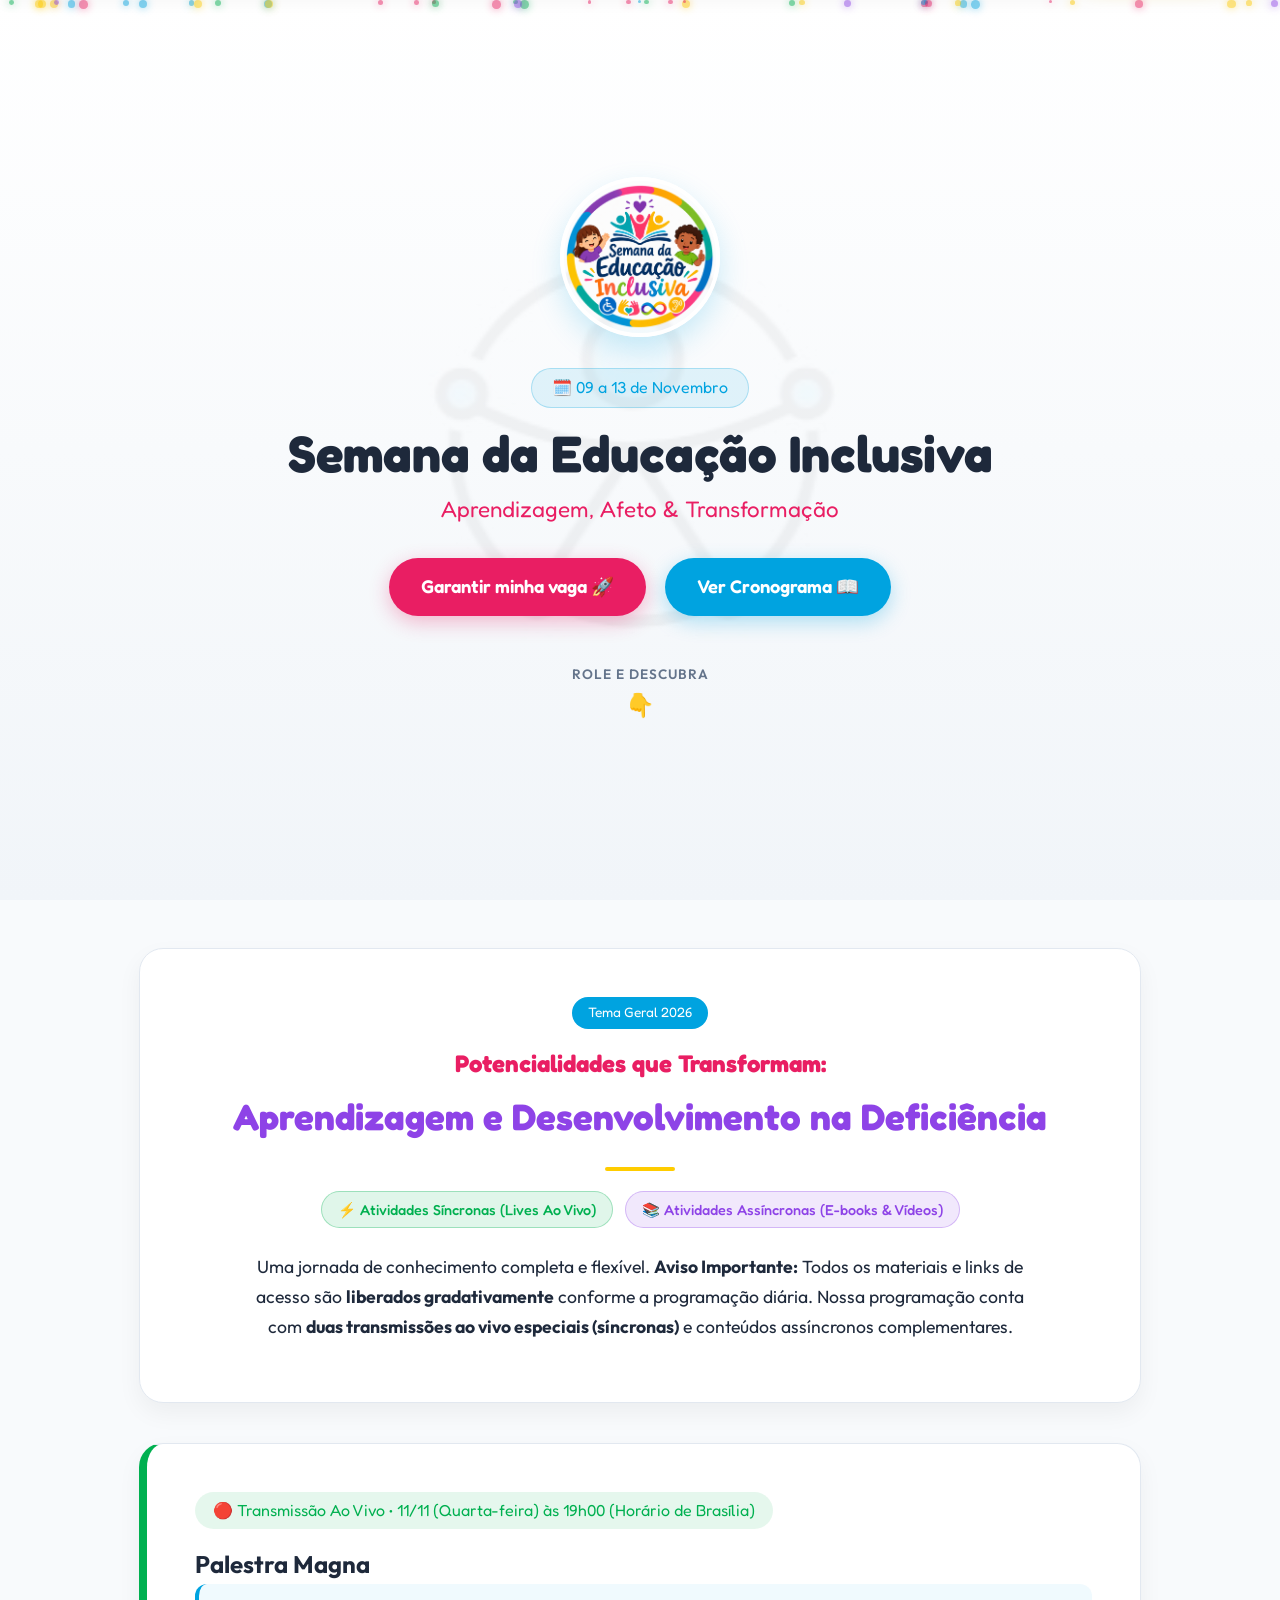
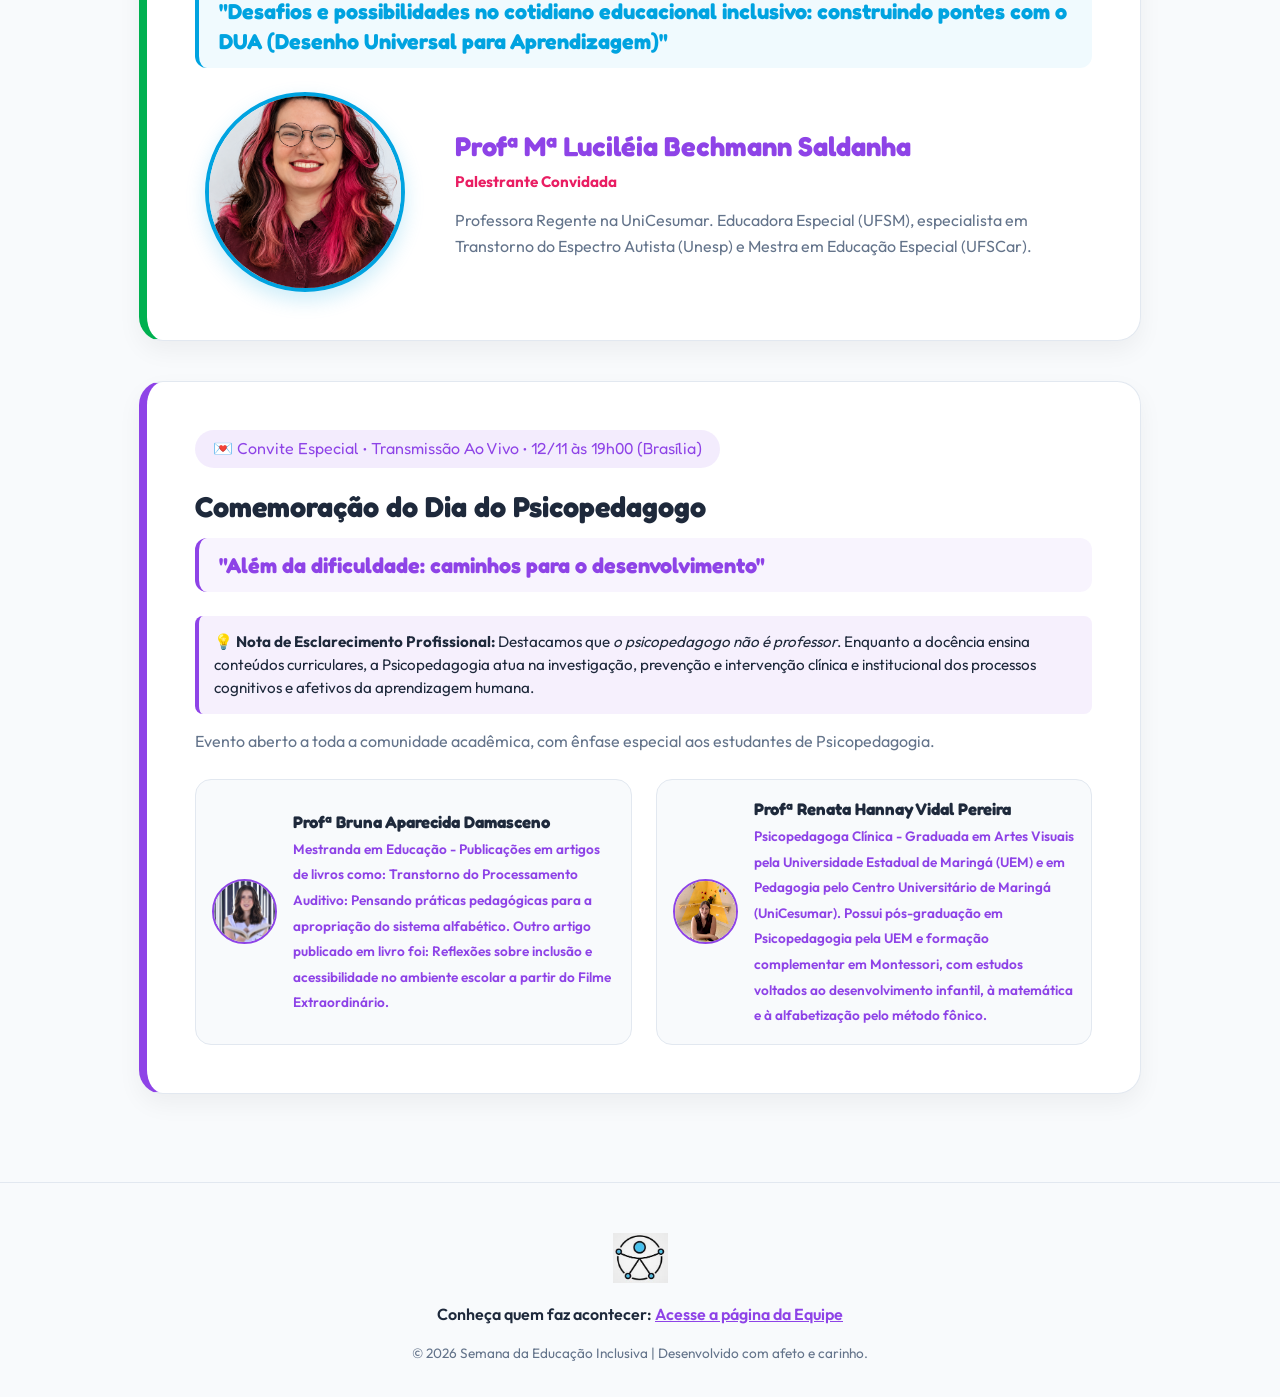
<file: index.html>
<!DOCTYPE html>
<html lang="pt-BR">
<head>
    <meta charset="UTF-8">
    <meta name="viewport" content="width=device-width, initial-scale=1.0">
    <title>Semana da Educação Inclusiva</title>
    
    <!-- Tipografia Divertida e Arredondada -->
    <link rel="preconnect" href="https://fonts.googleapis.com">
    <link rel="preconnect" href="https://fonts.gstatic.com" crossorigin>
    <link href="https://fonts.googleapis.com/css2?family=Fredoka:wght@400;500;600;700&family=Outfit:wght@400;600;800&display=swap" rel="stylesheet">
    <link rel="stylesheet" href="css/style.css">
    <link rel="icon" type="image/png" href="assets/img/logo.png">
</head>
<body>

    <!-- BARRA FIXADA ALEGRE -->
    <!-- BARRA SUPERIOR FIXA ALEGRE -->
<header class="sticky-header visible" id="sticky-header">
    <!-- LADO ESQUERDO: LOGO E TÍTULO DO EVENTO -->
    <div class="sticky-left">
        <a href="index.html" style="display: flex; align-items: center; gap: 12px; text-decoration: none;">
            <img src="assets/img/logo.png" alt="Logo Inclusiva" class="mini-logo">
            <h2 class="sticky-title">Semana da Educação Inclusiva</h2>
        </a>
    </div>

    <!-- LADO DIREITO: MENU DE NAVEGAÇÃO + BOTÃO DE INSCRIÇÃO -->
    <div class="sticky-right">
        <nav class="nav-menu">
            <a href="cronograma.html" class="nav-link">Cronograma 📅</a>
            <a href="equipe.html" class="nav-link">Equipe 👥</a>
        </nav>
        <a href="https://forms.gle/ssXJnnqqHM6rTKiy5" target="_blank" class="btn-pop btn-pop-yellow btn-pop-sm">Inscrever-se ✨</a>
    </div>
</header>

    <!-- TELA INICIAL (HERO FULLSCREEN) -->
    <section class="hero-fun">
        <div class="container hero-fun-content">
            <div class="logo-hero-wrapper">
                <img src="assets/img/logo.png" alt="Semana da Educação Inclusiva" class="logo-hero-img">
            </div>
            
            <span class="fun-badge">🗓️ 09 a 13 de Novembro</span>
            <h1 class="fun-title">Semana da Educação Inclusiva</h1>
            <p class="fun-subtitle">Aprendizagem, Afeto & Transformação</p>
            
            <div class="hero-buttons">
                <a href="https://forms.gle/ssXJnnqqHM6rTKiy5" target="_blank" class="btn-pop btn-pop-pink">Garantir minha vaga 🚀</a>
                <a href="cronograma.html" class="btn-pop btn-pop-blue">Ver Cronograma 📖</a>
            </div>

            <div class="scroll-fun">
                <p>Role e descubra</p>
                <div class="bounce-arrow">👇</div>
            </div>
        </div>
    </section>

    <!-- CONTEÚDO PRINCIPAL COM FUNDO ILUMINADO -->
    <main class="main-content">
        
        <!-- Partículas Coloridas Flutuantes (JS) -->
        <div id="particles-container"></div>
        
        <!-- SÍMBOLO UNIVERSAL DA INCLUSÃO NA MARCA D'ÁGUA DE FUNDO -->
        <div class="inclusion-watermark-img">
            <img src="assets/img/imagem.png" alt="Símbolo Universal da Inclusão">
        </div>

        <div class="container">
            
            <!-- CARTÃO DO TEMA CENTRAL -->
            <div class="fun-card theme-card">
                <div class="card-badge badge-blue">Tema Geral 2026</div>
                <h2>Potencialidades que Transformam:</h2>
                <h3>Aprendizagem e Desenvolvimento na Deficiência</h3>
                
                <div class="fun-divider"></div>
                
                <div class="highlights-pill-wrapper">
                    <span class="highlight-pill pill-green">⚡ Atividades Síncronas (Lives Ao Vivo)</span>
                    <span class="highlight-pill pill-purple">📚 Atividades Assíncronas (E-books & Vídeos)</span>
                </div>

                <p class="description">
                    Uma jornada de conhecimento completa e flexível. <strong>Aviso Importante:</strong> Todos os materiais e links de acesso são <strong>liberados gradativamente</strong> conforme a programação diária. Nossa programação conta com <strong>duas transmissões ao vivo especiais (síncronas)</strong> e conteúdos assíncronos complementares.
                </p>
            </div>

            <!-- CARTÃO PALESTRA MAGNA AO VIVO (11/11) -->
            <div class="fun-card live-card-fun border-left-green">
                <div class="live-badge-fun badge-green-light">🔴 Transmissão Ao Vivo • 11/11 (Quarta-feira) às 19h00 (Horário de Brasília)</div>
                <h2>Palestra Magna</h2>
                <h3 class="lecture-title-fun">"Desafios e possibilidades no cotidiano educacional inclusivo: construindo pontes com o DUA (Desenho Universal para Aprendizagem)"</h3>
                
                <div class="speaker-grid-fun">
                    <div class="speaker-photo-wrapper">
                        <img src="assets/img/lucileia.png" alt="Profª Mª Luciléia Bechmann Saldanha" class="speaker-photo-fun">
                    </div>
                    
                    <div class="speaker-details">
                        <h3 class="speaker-name-fun">Profª Mª Luciléia Bechmann Saldanha</h3>
                        <span class="speaker-tag">Palestrante Convidada</span>
                        <p class="speaker-bio-fun">
                            Professora Regente na UniCesumar. Educadora Especial (UFSM), especialista em Transtorno do Espectro Autista (Unesp) e Mestra em Educação Especial (UFSCar).
                        </p>
                    </div>
                </div>
            </div>

            <!-- CARTÃO FORMATO DE CONVIDE: DIA DO PSICOPEDAGOGO (12/11) -->
            <div class="fun-card extra-event-card border-left-purple invitation-style">
                <div class="extra-header">
                    <span class="live-badge-fun badge-purple-light">💌 Convite Especial • Transmissão Ao Vivo • 12/11 às 19h00 (Brasília)</span>
                    <h2>Comemoração do Dia do Psicopedagogo</h2>
                    <h3 class="lecture-title-fun purple-text">"Além da dificuldade: caminhos para o desenvolvimento"</h3>
                    
                    <!-- ESCLARECIMENTO SOLICITADO: PSICOPEDAGOGO NÃO É PROFESSOR -->
                    <div style="background: rgba(142, 67, 231, 0.08); border-left: 4px solid var(--color-purple); padding: 15px; border-radius: 8px; margin: 15px 0;">
                        <p style="font-size: 0.95rem; color: var(--text-main); line-height: 1.5; margin: 0;">
                            💡 <strong>Nota de Esclarecimento Profissional:</strong> Destacamos que <em>o psicopedagogo não é professor</em>. Enquanto a docência ensina conteúdos curriculares, a Psicopedagogia atua na investigação, prevenção e intervenção clínica e institucional dos processos cognitivos e afetivos da aprendizagem humana.
                        </p>
                    </div>

                    <p class="extra-subtitle">Evento aberto a toda a comunidade acadêmica, com ênfase especial aos estudantes de Psicopedagogia.</p>
                </div>

                <div class="compact-speakers-grid">
                    <div class="compact-speaker-item">
                        <div class="compact-photo-frame">
                            <img src="assets/img/bruna.jpg" alt="Profª Bruna Aparecida Damasceno" class="compact-photo">
                        </div>
                        <div class="compact-info">
                            <h4>Profª Bruna Aparecida Damasceno</h4>
                            <span>Mestranda em Educação - Publicações em artigos de livros como: Transtorno do Processamento Auditivo: Pensando práticas pedagógicas para a apropriação do sistema alfabético. Outro artigo publicado em livro foi: Reflexões sobre inclusão e acessibilidade no ambiente escolar a partir do Filme Extraordinário.</span>
                        </div>
                    </div>

                    <div class="compact-speaker-item">
                        <div class="compact-photo-frame">
                            <img src="assets/img/renata.jpg" alt="Profª Renata Hannay Vidal Pereira" class="compact-photo">
                        </div>
                        <div class="compact-info">
                            <h4>Profª Renata Hannay Vidal Pereira</h4>
                            <span>Psicopedagoga Clínica - Graduada em Artes Visuais pela Universidade Estadual de Maringá (UEM) e em Pedagogia pelo Centro Universitário de Maringá (UniCesumar). Possui pós-graduação em Psicopedagogia pela UEM e formação complementar em Montessori, com estudos voltados ao desenvolvimento infantil, à matemática e à alfabetização pelo método fônico.</span>
                        </div>
                    </div>
                </div>
            </div>

        </div>
    </main>

    <!-- RODAPÉ SIMPLES -->
    <footer class="footer-fun" style="padding: 3rem 0 2rem 0; text-align: center;">
        <div class="container">
            <div class="symbol-footer" style="width: 55px; height: 55px; margin: 0 auto 1rem auto;">
                <img src="assets/img/imagem.png" alt="Símbolo Universal da Inclusão" style="width: 100%; height: 100%; object-fit: contain;">
            </div>
            
            <p style="margin-bottom: 1rem; font-weight: 600; color: var(--text-main);">
                Conheça quem faz acontecer: <a href="equipe.html" style="color: var(--color-purple); text-decoration: underline;">Acesse a página da Equipe</a>
            </p>
            
            <div class="copyright-fun" style="border: none; padding-top: 0;">
                <p>&copy; 2026 Semana da Educação Inclusiva | Desenvolvido com afeto e carinho.</p>
            </div>
        </div>
    </footer>

    <script src="js/script.js"></script>
</body>
</html>
</file>
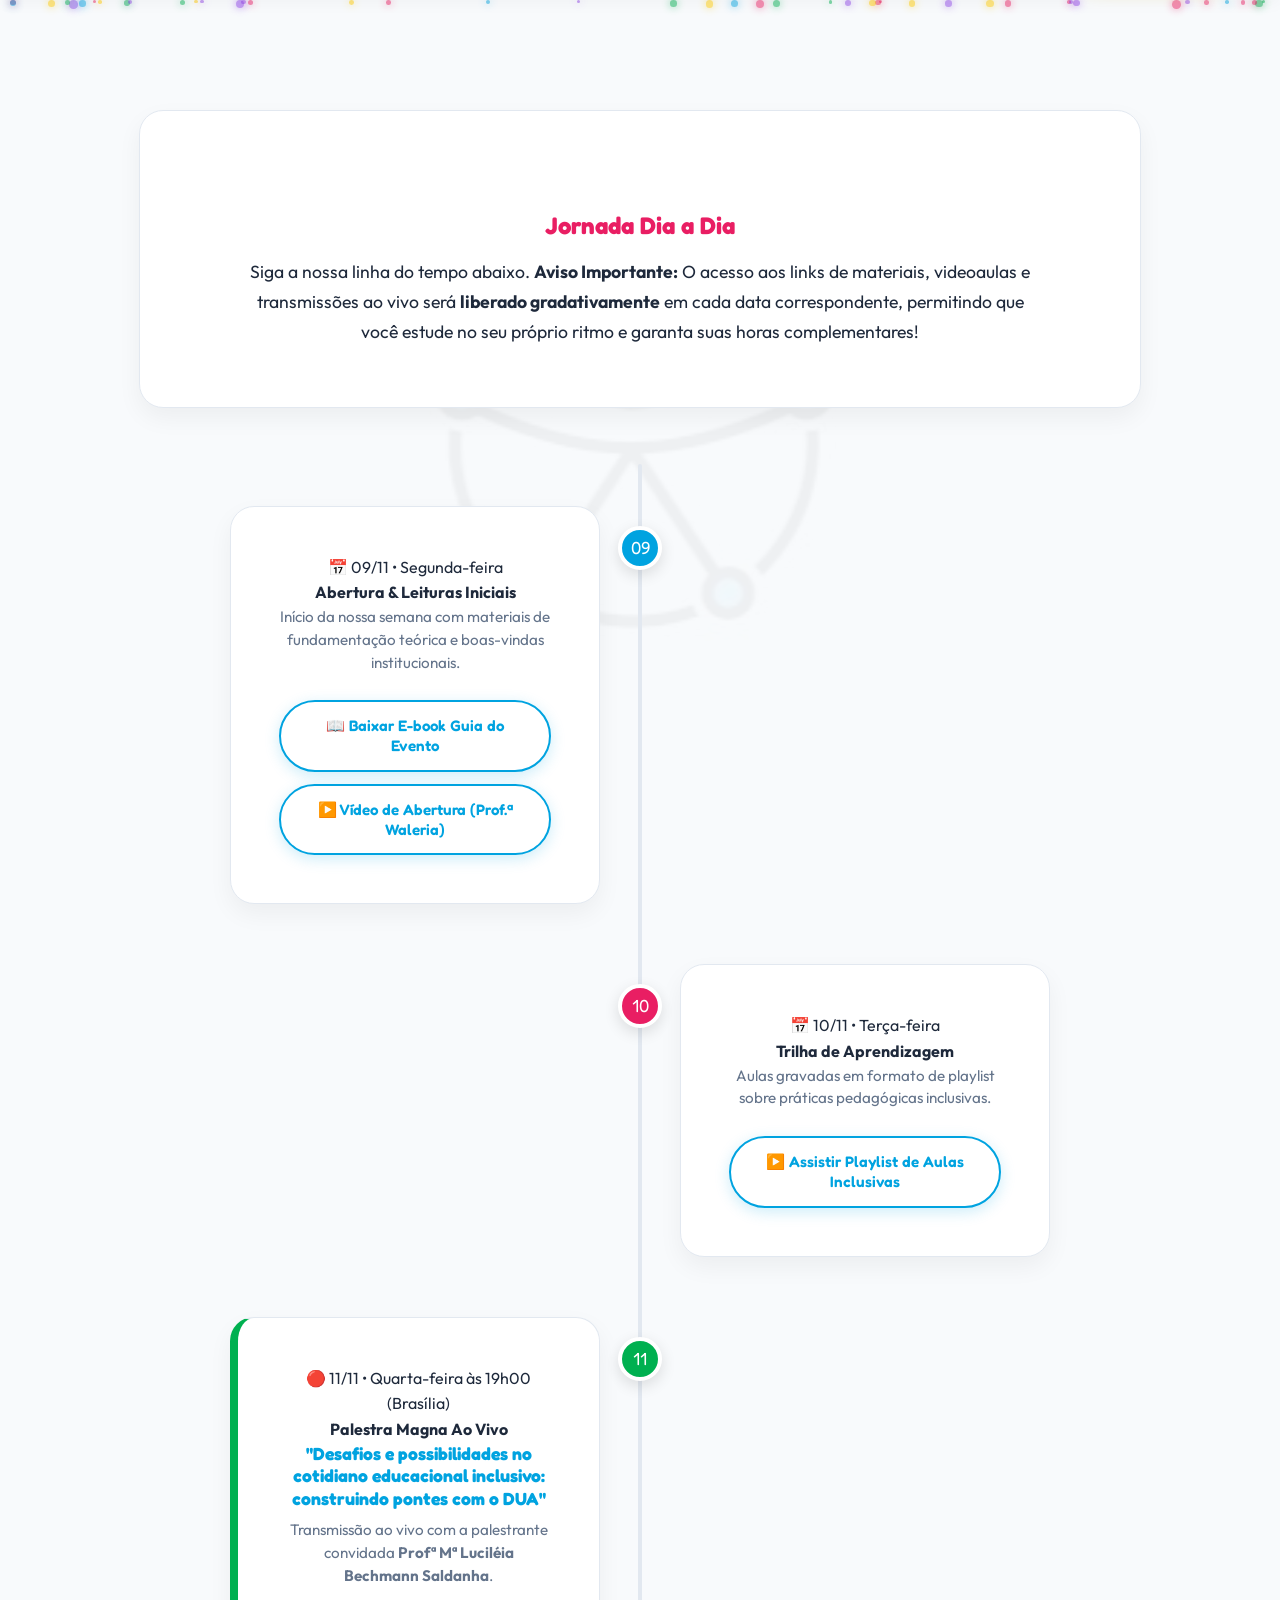
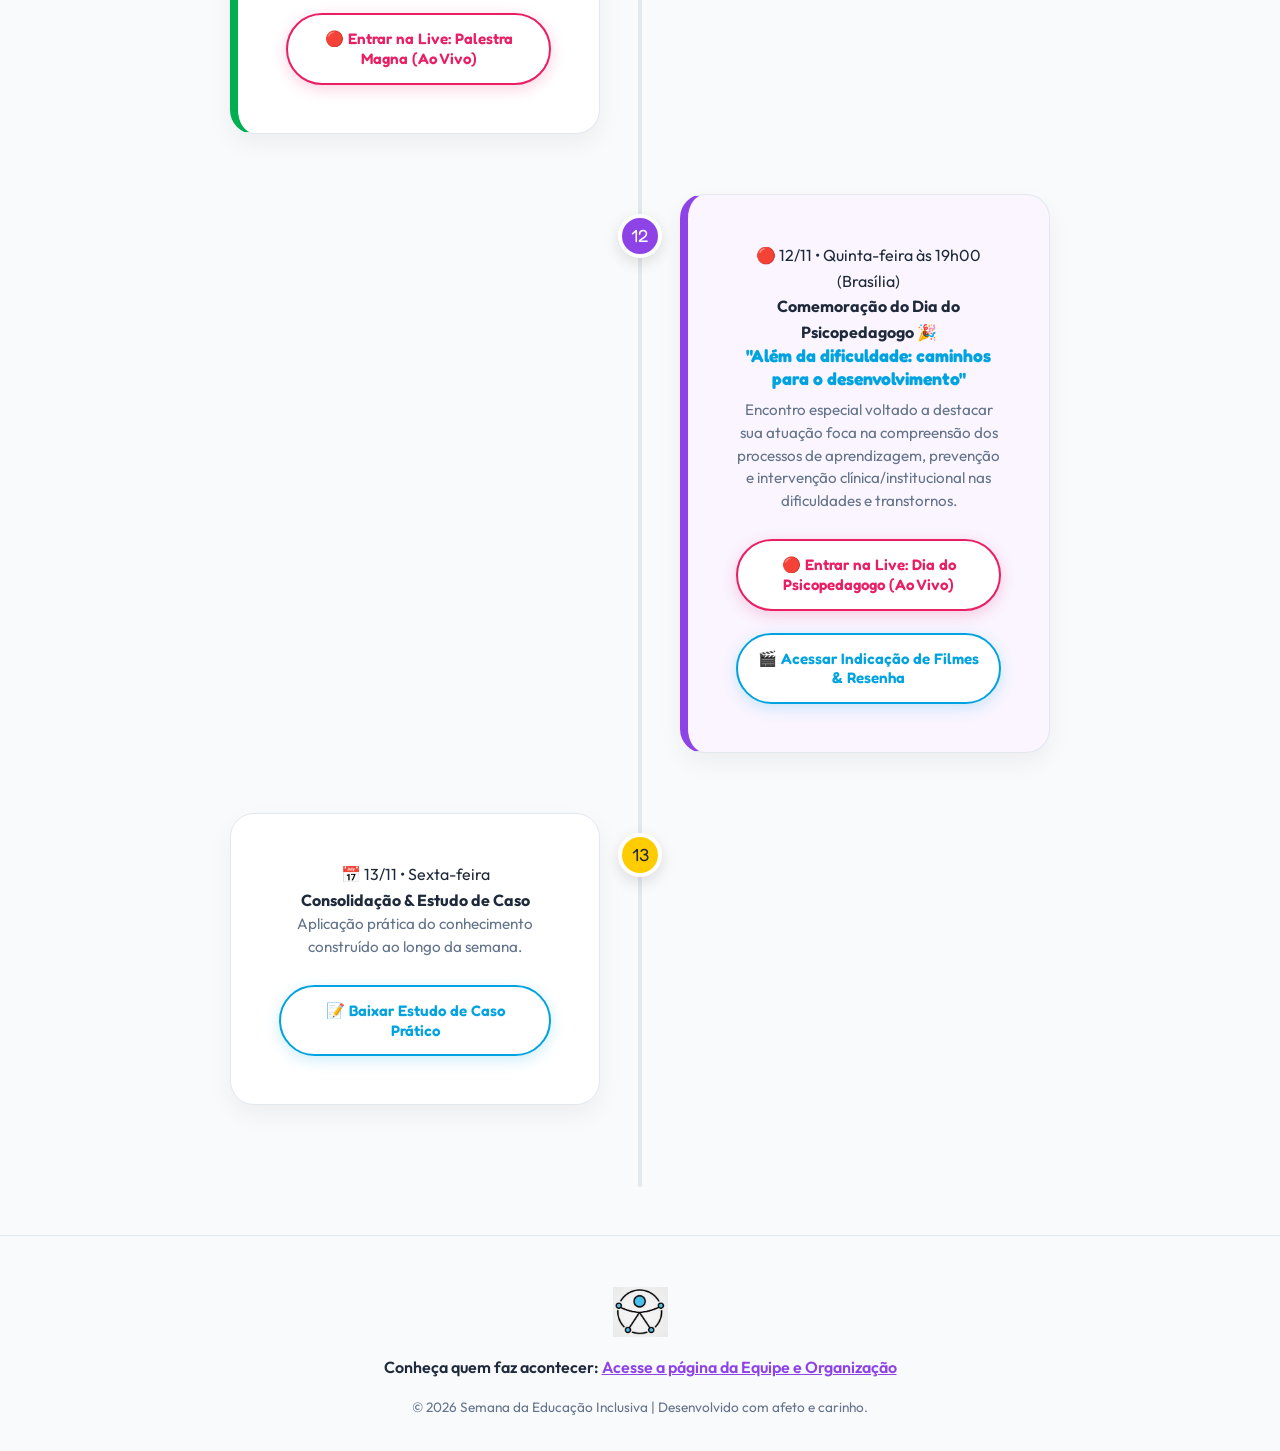
<file: cronograma.html>
<!DOCTYPE html>
<html lang="pt-BR">
<head>
    <meta charset="UTF-8">
    <meta name="viewport" content="width=device-width, initial-scale=1.0">
    <title>Cronograma | Semana da Educação Inclusiva</title>
    
    <!-- Tipografia Divertida e Arredondada -->
    <link rel="preconnect" href="https://fonts.googleapis.com">
    <link rel="preconnect" href="https://fonts.gstatic.com" crossorigin>
    <link href="https://fonts.googleapis.com/css2?family=Fredoka:wght@400;500;600;700&family=Outfit:wght@400;600;800&display=swap" rel="stylesheet">
    <link rel="stylesheet" href="css/style.css">
    <link rel="icon" type="image/png" href="assets/img/logo.png">
</head>
<body>

    <!-- BARRA SUPERIOR FIXA ALEGRE -->
    <!-- BARRA SUPERIOR FIXA ALEGRE -->
<header class="sticky-header visible" id="sticky-header">
    <!-- LADO ESQUERDO: LOGO E TÍTULO DO EVENTO -->
    <div class="sticky-left">
        <a href="index.html" style="display: flex; align-items: center; gap: 12px; text-decoration: none;">
            <img src="assets/img/logo.png" alt="Logo Inclusiva" class="mini-logo">
            <h2 class="sticky-title">Semana da Educação Inclusiva</h2>
        </a>
    </div>

    <!-- LADO DIREITO: MENU DE NAVEGAÇÃO + BOTÃO DE INSCRIÇÃO -->
    <div class="sticky-right">
        <nav class="nav-menu">
            <a href="index.html" class="nav-link">Início</a>
            <a href="equipe.html" class="nav-link">Equipe 👥</a>
        </nav>
        <a href="https://forms.gle/ssXJnnqqHM6rTKiy5" target="_blank" class="btn-pop btn-pop-yellow btn-pop-sm">Inscrever-se ✨</a>
    </div>
</header>

    <main class="main-content" style="padding-top: 110px;">
        
        <!-- Partículas Coloridas Flutuantes (JS) -->
        <div id="particles-container"></div>
        
        <!-- SÍMBOLO UNIVERSAL DA INCLUSÃO NA MARCA D'ÁGUA DE FUNDO -->
        <div class="inclusion-watermark-img">
            <img src="assets/img/imagem.png" alt="Símbolo Universal da Inclusão">
        </div>
        
        <div class="container">
            
            <!-- CABEÇALHO DO CRONOGRAMA COM AVISO DE LIBERAÇÃO GRADATIVA -->
            <div class="fun-card theme-card" style="margin-bottom: 3.5rem;">
                <div class="card-badge badge-purple">Programação Oficial</div>
                <h2>Jornada Dia a Dia</h2>
                <p class="description" style="margin-top: 12px;">
                    Siga a nossa linha do tempo abaixo. <strong>Aviso Importante:</strong> O acesso aos links de materiais, videoaulas e transmissões ao vivo será <strong>liberado gradativamente</strong> em cada data correspondente, permitindo que você estude no seu próprio ritmo e garanta suas horas complementares!
                </p>
            </div>

            <!-- LINHA DO TEMPO CRONOLÓGICA (TIMELINE INTERATIVA) -->
            <div class="timeline-fun">
                
                <!-- DIA 09/11 (SEGUNDA-FEIRA) -->
                <div class="timeline-box left">
                    <div class="timeline-dot-fun dot-blue">09</div>
                    <div class="fun-card timeline-card border-top-blue">
                        <span class="day-tag tag-blue">📅 09/11 • Segunda-feira</span>
                        <h4>Abertura & Leituras Iniciais</h4>
                        <p class="timeline-desc">Início da nossa semana com materiais de fundamentação teórica e boas-vindas institucionais.</p>
                        <div class="resource-links-fun">
    <a href="https://drive.google.com/file/d/1mc-KrQb_r1poamAOxshz-FMNTjL2Fqvm/view?usp=sharing" target="_blank" class="btn-resource active-btn">📖 Baixar E-book Guia do Evento</a>
    <a href="https://www.youtube.com/shorts/hCqRtFLjDGY" target="_blank" class="btn-resource active-btn">▶️ Vídeo de Abertura (Prof.ª Waleria)</a>
</div>
                    </div>
                </div>

                <!-- DIA 10/11 (TERÇA-FEIRA) -->
                <div class="timeline-box right">
                    <div class="timeline-dot-fun dot-pink">10</div>
                    <div class="fun-card timeline-card border-top-pink">
                        <span class="day-tag tag-pink">📅 10/11 • Terça-feira</span>
                        <h4>Trilha de Aprendizagem</h4>
                        <p class="timeline-desc">Aulas gravadas em formato de playlist sobre práticas pedagógicas inclusivas.</p>
                        <div class="resource-links-fun" id="link-dia-10">
    <button class="btn-resource locked-btn" disabled>🔒 Playlist de Aulas (Disponível em 10/11)</button>
</div>
                    </div>
                </div>

                <!-- DIA 11/11 (QUARTA-FEIRA - PALESTRA MAGNA) -->
                <div class="timeline-box left">
                    <div class="timeline-dot-fun dot-green">11</div>
                    <div class="fun-card timeline-card highlight-live border-left-green">
                        <span class="day-tag tag-green">🔴 11/11 • Quarta-feira às 19h00 (Brasília)</span>
                        <h4>Palestra Magna Ao Vivo</h4>
                        <h5 class="timeline-lecture-title">"Desafios e possibilidades no cotidiano educacional inclusivo: construindo pontes com o DUA"</h5>
                        <p class="timeline-desc">
                            Transmissão ao vivo com a palestrante convidada <strong>Profª Mª Luciléia Bechmann Saldanha</strong>.
                        </p>
                        <div class="resource-links-fun" id="link-dia-11-live">
    <button class="btn-resource locked-btn" disabled>🔒 Link da Transmissão Ao Vivo (Liberado no dia 11/11)</button>
</div>
                    </div>
                </div>

                <!-- DIA 12/11 (QUINTA-FEIRA - DIA DO PSICOPEDAGOGO) -->
                <div class="timeline-box right">
                    <div class="timeline-dot-fun dot-purple">12</div>
                    <div class="fun-card timeline-card highlight-live border-left-purple" style="background: #FAF5FF;">
                        <span class="day-tag tag-purple">🔴 12/11 • Quinta-feira às 19h00 (Brasília)</span>
                        <h4>Comemoração do Dia do Psicopedagogo 🎉</h4>
                        <h5 class="timeline-lecture-title purple-text">"Além da dificuldade: caminhos para o desenvolvimento"</h5>
                        <p class="timeline-desc">
                            Encontro especial voltado a destacar sua atuação foca na compreensão dos processos de aprendizagem, prevenção e intervenção clínica/institucional nas dificuldades e transtornos.
                        </p>
                        <div class="resource-links-fun">
    <div id="link-dia-12-live" style="width: 100%; margin-bottom: 10px;">
        <button class="btn-resource locked-btn" disabled>🔒 Link da Transmissão Ao Vivo (Liberado no dia 12/11)</button>
    </div>
    <div id="link-dia-12-resenha" style="width: 100%;">
        <button class="btn-resource locked-btn" disabled>🔒 Indicação de Filmes & Resenha (Disponível em 12/11)</button>
    </div>
</div>
                    </div>
                </div>

                <!-- DIA 13/11 (SEXTA-FEIRA) -->
                <div class="timeline-box left">
                    <div class="timeline-dot-fun dot-yellow">13</div>
                    <div class="fun-card timeline-card border-top-yellow">
                        <span class="day-tag tag-yellow">📅 13/11 • Sexta-feira</span>
                        <h4>Consolidação & Estudo de Caso</h4>
                        <p class="timeline-desc">Aplicação prática do conhecimento construído ao longo da semana.</p>
                        <div class="resource-links-fun" id="link-dia-13">
    <button class="btn-resource locked-btn" disabled>🔒 Estudo de Caso Prático (Disponível em 13/11)</button>
</div>
                    </div>
                </div>

            </div>
        </div>
    </main>

    <!-- RODAPÉ SIMPLES -->
    <footer class="footer-fun" style="padding: 3rem 0 2rem 0; text-align: center;">
        <div class="container">
            <div class="symbol-footer" style="width: 55px; height: 55px; margin: 0 auto 1rem auto;">
                <img src="assets/img/imagem.png" alt="Símbolo Universal da Inclusão" style="width: 100%; height: 100%; object-fit: contain;">
            </div>
            
            <p style="margin-bottom: 1rem; font-weight: 600; color: var(--text-main);">
                Conheça quem faz acontecer: <a href="equipe.html" style="color: var(--color-purple); text-decoration: underline;">Acesse a página da Equipe e Organização</a>
            </p>
            
            <div class="copyright-fun" style="border: none; padding-top: 0;">
                <p>&copy; 2026 Semana da Educação Inclusiva | Desenvolvido com afeto e carinho.</p>
            </div>
        </div>
    </footer>

    <script src="js/script.js"></script>
</body>
</html>
</file>
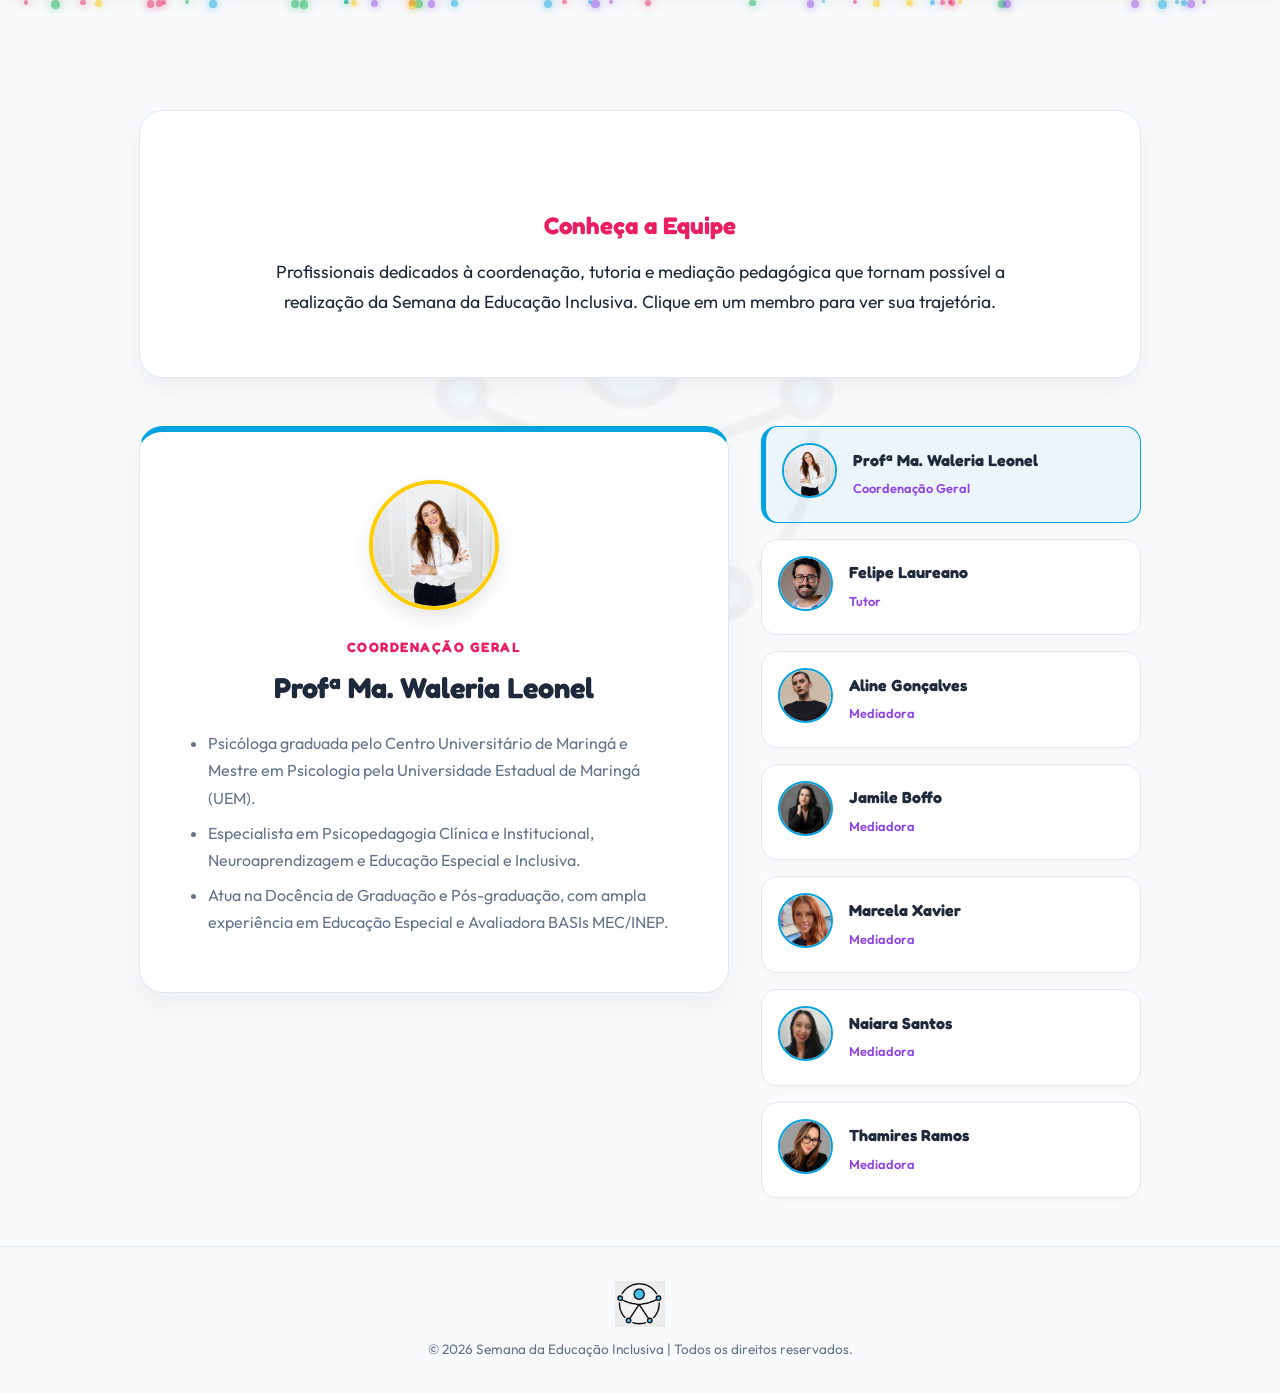
<file: equipe.html>
<!DOCTYPE html>
<html lang="pt-BR">
<head>
    <meta charset="UTF-8">
    <meta name="viewport" content="width=device-width, initial-scale=1.0">
    <title>Equipe e Organização | Semana da Educação Inclusiva</title>
    
    <!-- Tipografia Divertida e Arredondada -->
    <link rel="preconnect" href="https://fonts.googleapis.com">
    <link rel="preconnect" href="https://fonts.gstatic.com" crossorigin>
    <link href="https://fonts.googleapis.com/css2?family=Fredoka:wght@400;500;600;700&family=Outfit:wght@400;600;800&display=swap" rel="stylesheet">
    <link rel="stylesheet" href="css/style.css">
    <link rel="icon" type="image/png" href="assets/img/logo.png">
</head>
<body>

    <!-- BARRA SUPERIOR FIXA ALEGRE -->
    <!-- BARRA SUPERIOR FIXA ALEGRE -->
<header class="sticky-header visible" id="sticky-header">
    <!-- LADO ESQUERDO: LOGO E TÍTULO DO EVENTO -->
    <div class="sticky-left">
        <a href="index.html" style="display: flex; align-items: center; gap: 12px; text-decoration: none;">
            <img src="assets/img/logo.png" alt="Logo Inclusiva" class="mini-logo">
            <h2 class="sticky-title">Semana da Educação Inclusiva</h2>
        </a>
    </div>

    <!-- LADO DIREITO: MENU DE NAVEGAÇÃO + BOTÃO DE INSCRIÇÃO -->
    <div class="sticky-right">
        <nav class="nav-menu">
            <a href="index.html" class="nav-link">Início</a>
            <a href="cronograma.html" class="nav-link">Cronograma 📅</a>
        </nav>
        <a href="https://forms.gle/ssXJnnqqHM6rTKiy5" target="_blank" class="btn-pop btn-pop-yellow btn-pop-sm">Inscrever-se ✨</a>
    </div>
</header>

    <main class="main-content" style="padding-top: 110px;">
        
        <!-- Partículas Coloridas Flutuantes (JS) -->
        <div id="particles-container"></div>
        
        <!-- SÍMBOLO UNIVERSAL DA INCLUSÃO NA MARCA D'ÁGUA DE FUNDO -->
        <div class="inclusion-watermark-img">
            <img src="assets/img/imagem.png" alt="Símbolo Universal da Inclusão">
        </div>
        
        <div class="container">
            
            <!-- CABEÇALHO DA PÁGINA -->
            <div class="fun-card theme-card" style="margin-bottom: 3rem;">
                <div class="card-badge badge-purple">Institucional & Evidências</div>
                <h2>Conheça a Equipe</h2>
                <p class="description" style="margin-top: 12px;">
                    Profissionais dedicados à coordenação, tutoria e mediação pedagógica que tornam possível a realização da Semana da Educação Inclusiva. Clique em um membro para ver sua trajetória.
                </p>
            </div>

            <!-- DASHBOARD INTERATIVO DA EQUIPE (Estilo Acolhe+ adaptado para o SEI) -->
            <div class="team-dashboard-sei">
                
                <!-- VISUALIZADOR DE DETALHES -->
                <div class="team-viewer-sei" id="viewerContainer">
                    <div id="viewerContent" class="fade-panel">
                        <img src="" alt="Membro da Equipe" class="viewer-image-sei" id="vImg">
                        <div class="viewer-role-sei" id="vRole">Coordenação Geral</div>
                        <h3 class="viewer-name-sei" id="vName">Nome</h3>
                        <div class="viewer-bio-sei" id="vBio">Biografia...</div>
                    </div>
                </div>

                <!-- SELETOR DE MEMBROS -->
                <div class="team-selector-sei" id="selectorContainer"></div>

            </div>

        </div>
    </main>

    <!-- RODAPÉ SIMPLES -->
    <footer class="footer-fun" style="padding: 2rem 0;">
        <div class="container" style="text-align: center;">
            <div class="symbol-footer" style="width: 50px; height: 50px; margin: 0 auto 10px auto;">
                <img src="assets/img/imagem.png" alt="Símbolo Inclusão" style="width: 100%; height: 100%; object-fit: contain;">
            </div>
            <p class="copyright-fun" style="border: none; padding: 0;">&copy; 2026 Semana da Educação Inclusiva | Todos os direitos reservados.</p>
        </div>
    </footer>

    <!-- SCRIPT INTERATIVO DA EQUIPE -->
    <script>
        document.addEventListener('DOMContentLoaded', () => {
            const teamData = [
                {
                    name: "Profª Ma. Waleria Leonel",
                    role: "Coordenação Geral",
                    img: "assets/img/Waleria.jpg", // ou sua imagem correspondente
                    isStar: true,
                    bio: `
                        <ul style="padding-left: 20px; list-style-type: disc; text-align: left;">
                            <li style="margin-bottom: 8px;">Psicóloga graduada pelo Centro Universitário de Maringá e Mestre em Psicologia pela Universidade Estadual de Maringá (UEM).</li>
                            <li style="margin-bottom: 8px;">Especialista em Psicopedagogia Clínica e Institucional, Neuroaprendizagem e Educação Especial e Inclusiva.</li>
                            <li style="margin-bottom: 8px;">Atua na Docência de Graduação e Pós-graduação, com ampla experiência em Educação Especial e Avaliadora BASIs MEC/INEP.</li>
                        </ul>
                    `
                },
                {
                    name: "Felipe Laureano",
                    role: "Tutor",
                    img: "assets/img/Felipe.jpeg",
                    isStar: false,
                    bio: "<p>Bacharel em Psicologia, Bacharel e Especialista em Teologia. Dedica-se a apoiar os organizadores e mediadores durante a execução das atividades do evento.</p>"
                },
                {
                    name: "Aline Gonçalves",
                    role: "Mediadora",
                    img: "assets/img/Aline.jpeg",
                    isStar: false,
                    bio: "<p>Licenciada em Letras e Pedagogia, Especializada em Educação de Jovens e Adultos e Mestre em Letras.</p>"
                },
                {
                    name: "Jamile Boffo",
                    role: "Mediadora",
                    img: "assets/img/Jamile.png",
                    isStar: false,
                    bio: "<p>Licenciada em Pedagogia, Tecnóloga em Análise e Desenvolvimento de Sistemas, Especializada em Educação Especial e Libras, Mestre em Gestão do Conhecimento nas Organizações.</p>"
                },
                {
                    name: "Marcela Xavier",
                    role: "Mediadora",
                    img: "assets/img/Marcela.jpeg",
                    isStar: false,
                    bio: "<p>Licenciada em Pedagogia, Especialista em Psicopedagogia Institucional, Clínica e Hospitalar, e Neuropsicopedagogia.</p>"
                },
                {
                    name: "Naiara Santos",
                    role: "Mediadora",
                    img: "assets/img/Naiara.jpeg",
                    isStar: false,
                    bio: "<p>Bacharel em Psicologia, Especialista em Neuroaprendizagem, Gestão de Pessoas e Educação Especial focada no Transtorno do Espectro Autista.</p>"
                },
                {
                    name: "Thamires Ramos",
                    role: "Mediadora",
                    img: "assets/img/Thamires.jpeg",
                    isStar: false,
                    bio: "<p>Licenciada em Letras, Pedagogia e Gestão de RH, Especializada em Psicopedagogia Clínica e Institucional e Educação Especial e Inclusiva.</p>"
                }
            ];

            const selectorContainer = document.getElementById('selectorContainer');
            const viewerContent = document.getElementById('viewerContent');
            const vImg = document.getElementById('vImg');
            const vRole = document.getElementById('vRole');
            const vName = document.getElementById('vName');
            const vBio = document.getElementById('vBio');

            teamData.forEach((member, index) => {
                const item = document.createElement('div');
                item.className = 'selector-item-sei';
                if (member.isStar) item.classList.add('highlight-star-sei');
                if (index === 0) item.classList.add('active');

                item.innerHTML = `
                    <div class="selector-avatar-wrapper">
                        <img src="${member.img}" alt="${member.name}" class="selector-avatar-sei" onerror="this.src='https://via.placeholder.com/80'">
                    </div>
                    <div class="selector-info-sei">
                        <h4>${member.name}</h4>
                        <span>${member.role}</span>
                    </div>
                `;

                item.addEventListener('click', () => {
                    document.querySelectorAll('.selector-item-sei').forEach(el => el.classList.remove('active'));
                    item.classList.add('active');
                    updateViewer(index);
                });

                selectorContainer.appendChild(item);
            });

            function updateViewer(index) {
                const member = teamData[index];
                viewerContent.classList.add('hidden');

                setTimeout(() => {
                    vImg.src = member.img;
                    vImg.onerror = () => { vImg.src = 'https://via.placeholder.com/150'; };
                    vName.textContent = member.name;
                    vRole.textContent = member.role;
                    vBio.innerHTML = member.bio;
                    viewerContent.classList.remove('hidden');
                }, 200);
            }

            updateViewer(0);
        });
    </script>
    <script src="js/script.js"></script>
</body>
</html>
</file>
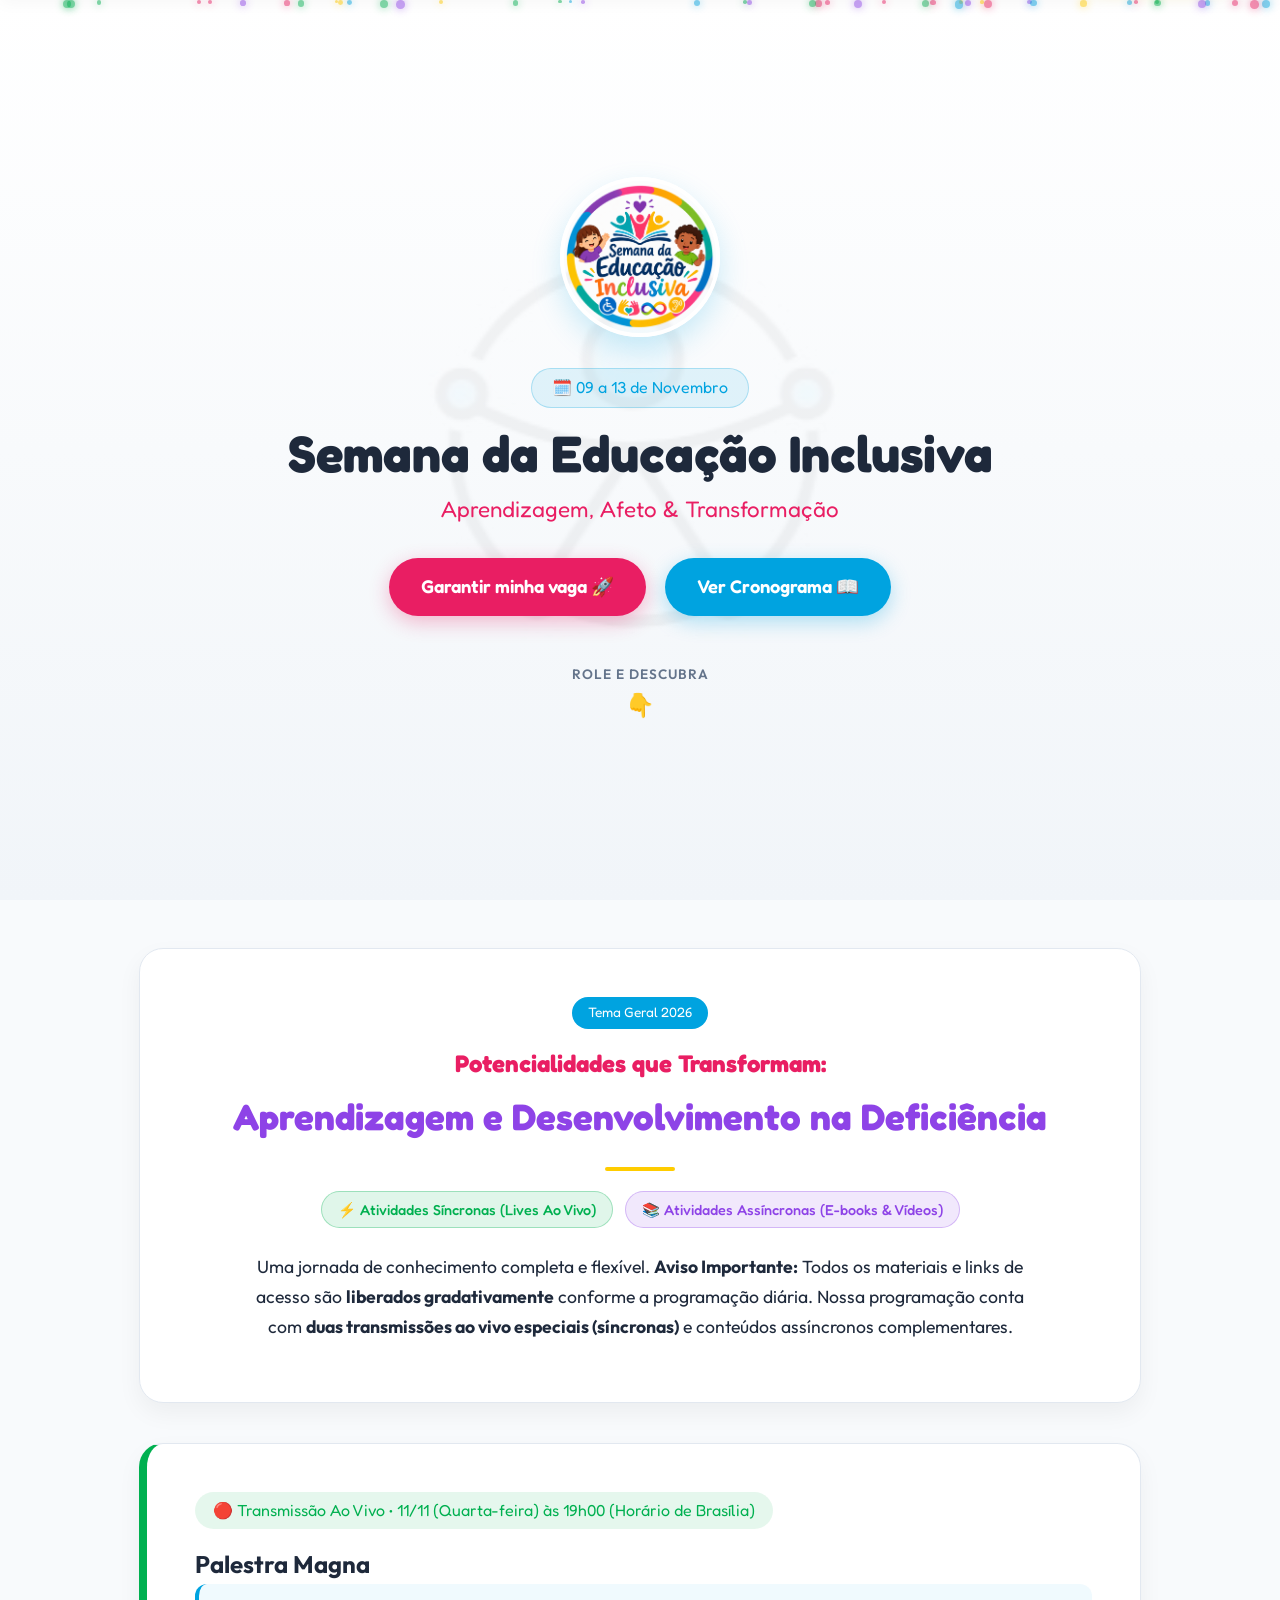
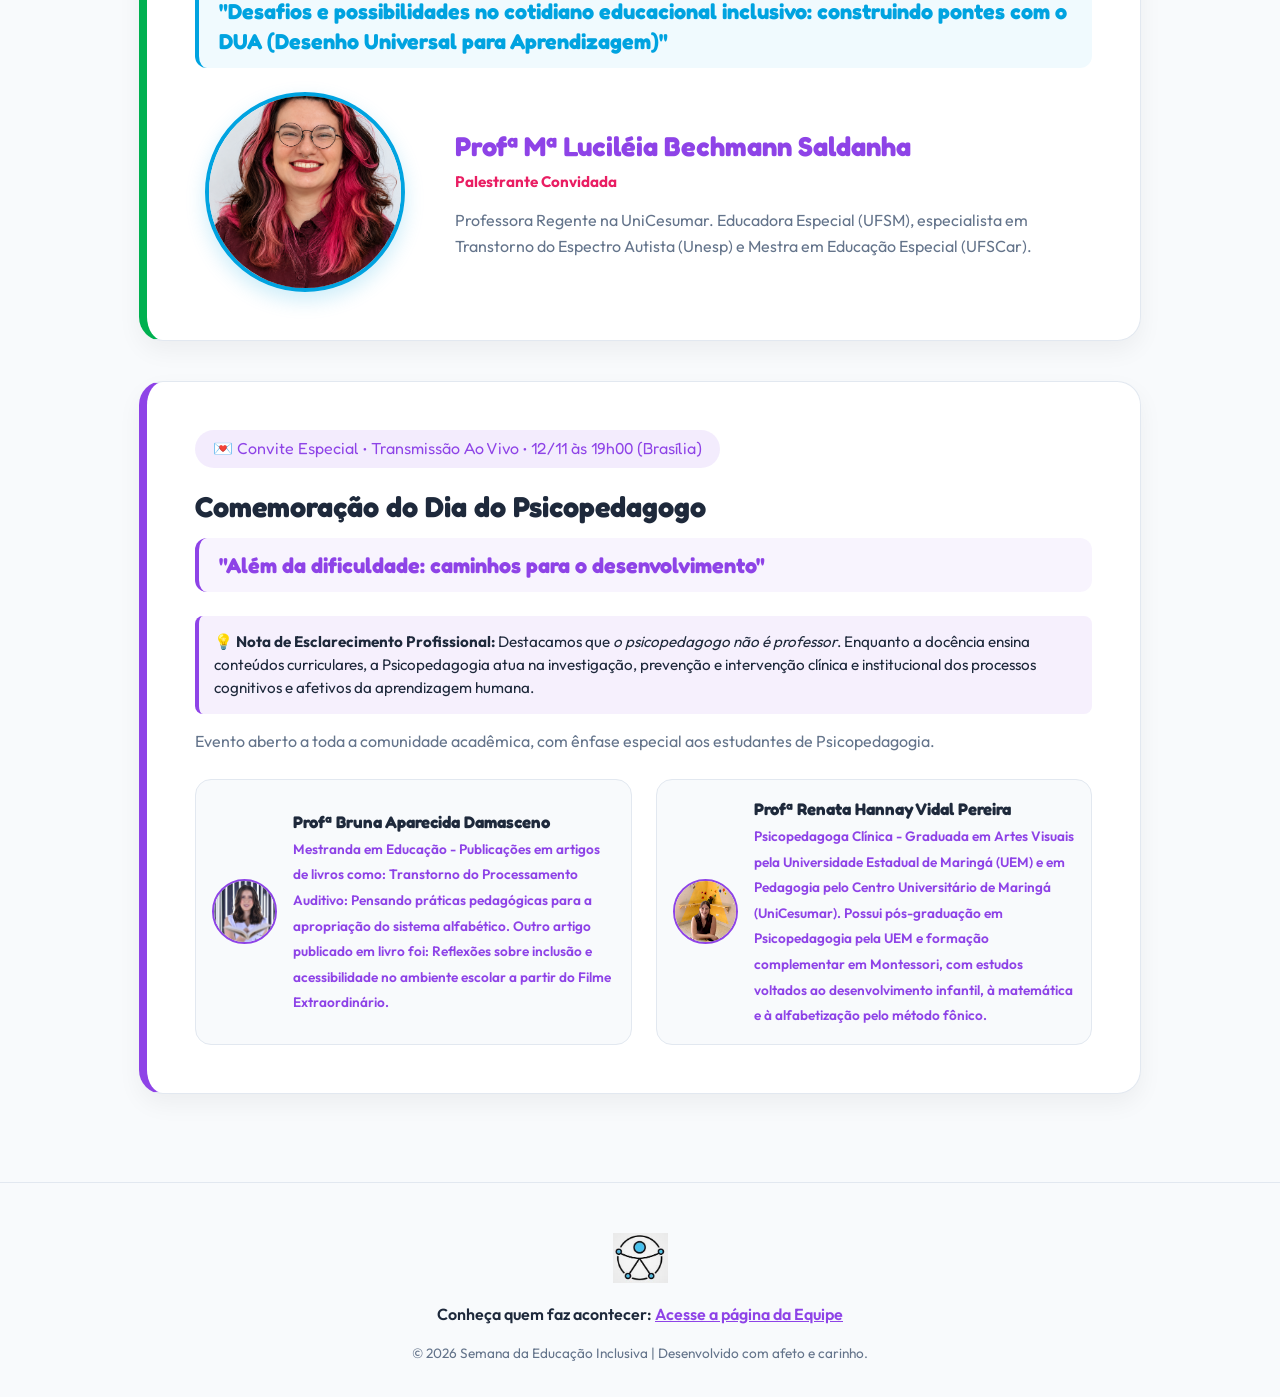
<file: home.html>
<!DOCTYPE html>
<html lang="pt-BR">
<head>
    <meta charset="UTF-8">
    <meta name="viewport" content="width=device-width, initial-scale=1.0">
    <title>Semana da Educação Inclusiva</title>
    
    <!-- Tipografia Divertida e Arredondada -->
    <link rel="preconnect" href="https://fonts.googleapis.com">
    <link rel="preconnect" href="https://fonts.gstatic.com" crossorigin>
    <link href="https://fonts.googleapis.com/css2?family=Fredoka:wght@400;500;600;700&family=Outfit:wght@400;600;800&display=swap" rel="stylesheet">
    <link rel="stylesheet" href="css/style.css">
    <link rel="icon" type="image/png" href="assets/img/logo.png">
</head>
<body>

    <!-- BARRA FIXADA ALEGRE -->
    <!-- BARRA SUPERIOR FIXA ALEGRE -->
<header class="sticky-header visible" id="sticky-header">
    <!-- LADO ESQUERDO: LOGO E TÍTULO DO EVENTO -->
    <div class="sticky-left">
        <a href="home.html" style="display: flex; align-items: center; gap: 12px; text-decoration: none;">
            <img src="assets/img/logo.png" alt="Logo Inclusiva" class="mini-logo">
            <h2 class="sticky-title">Semana da Educação Inclusiva</h2>
        </a>
    </div>

    <!-- LADO DIREITO: MENU DE NAVEGAÇÃO + BOTÃO DE INSCRIÇÃO -->
    <div class="sticky-right">
        <nav class="nav-menu">
            <a href="cronograma.html" class="nav-link">Cronograma 📅</a>
            <a href="equipe.html" class="nav-link">Equipe 👥</a>
        </nav>
        <a href="https://forms.gle/ssXJnnqqHM6rTKiy5" target="_blank" class="btn-pop btn-pop-yellow btn-pop-sm">Inscrever-se ✨</a>
    </div>
</header>

    <!-- TELA INICIAL (HERO FULLSCREEN) -->
    <section class="hero-fun">
        <div class="container hero-fun-content">
            <div class="logo-hero-wrapper">
                <img src="assets/img/logo.png" alt="Semana da Educação Inclusiva" class="logo-hero-img">
            </div>
            
            <span class="fun-badge">🗓️ 09 a 13 de Novembro</span>
            <h1 class="fun-title">Semana da Educação Inclusiva</h1>
            <p class="fun-subtitle">Aprendizagem, Afeto & Transformação</p>
            
            <div class="hero-buttons">
                <a href="https://forms.gle/ssXJnnqqHM6rTKiy5" target="_blank" class="btn-pop btn-pop-pink">Garantir minha vaga 🚀</a>
                <a href="cronograma.html" class="btn-pop btn-pop-blue">Ver Cronograma 📖</a>
            </div>

            <div class="scroll-fun">
                <p>Role e descubra</p>
                <div class="bounce-arrow">👇</div>
            </div>
        </div>
    </section>

    <!-- CONTEÚDO PRINCIPAL COM FUNDO ILUMINADO -->
    <main class="main-content">
        
        <!-- Partículas Coloridas Flutuantes (JS) -->
        <div id="particles-container"></div>
        
        <!-- SÍMBOLO UNIVERSAL DA INCLUSÃO NA MARCA D'ÁGUA DE FUNDO -->
        <div class="inclusion-watermark-img">
            <img src="assets/img/imagem.png" alt="Símbolo Universal da Inclusão">
        </div>

        <div class="container">
            
            <!-- CARTÃO DO TEMA CENTRAL -->
            <div class="fun-card theme-card">
                <div class="card-badge badge-blue">Tema Geral 2026</div>
                <h2>Potencialidades que Transformam:</h2>
                <h3>Aprendizagem e Desenvolvimento na Deficiência</h3>
                
                <div class="fun-divider"></div>
                
                <div class="highlights-pill-wrapper">
                    <span class="highlight-pill pill-green">⚡ Atividades Síncronas (Lives Ao Vivo)</span>
                    <span class="highlight-pill pill-purple">📚 Atividades Assíncronas (E-books & Vídeos)</span>
                </div>

                <p class="description">
                    Uma jornada de conhecimento completa e flexível. <strong>Aviso Importante:</strong> Todos os materiais e links de acesso são <strong>liberados gradativamente</strong> conforme a programação diária. Nossa programação conta com <strong>duas transmissões ao vivo especiais (síncronas)</strong> e conteúdos assíncronos complementares.
                </p>
            </div>

            <!-- CARTÃO PALESTRA MAGNA AO VIVO (11/11) -->
            <div class="fun-card live-card-fun border-left-green">
                <div class="live-badge-fun badge-green-light">🔴 Transmissão Ao Vivo • 11/11 (Quarta-feira) às 19h00 (Horário de Brasília)</div>
                <h2>Palestra Magna</h2>
                <h3 class="lecture-title-fun">"Desafios e possibilidades no cotidiano educacional inclusivo: construindo pontes com o DUA (Desenho Universal para Aprendizagem)"</h3>
                
                <div class="speaker-grid-fun">
                    <div class="speaker-photo-wrapper">
                        <img src="assets/img/lucileia.png" alt="Profª Mª Luciléia Bechmann Saldanha" class="speaker-photo-fun">
                    </div>
                    
                    <div class="speaker-details">
                        <h3 class="speaker-name-fun">Profª Mª Luciléia Bechmann Saldanha</h3>
                        <span class="speaker-tag">Palestrante Convidada</span>
                        <p class="speaker-bio-fun">
                            Professora Regente na UniCesumar. Educadora Especial (UFSM), especialista em Transtorno do Espectro Autista (Unesp) e Mestra em Educação Especial (UFSCar).
                        </p>
                    </div>
                </div>
            </div>

            <!-- CARTÃO FORMATO DE CONVIDE: DIA DO PSICOPEDAGOGO (12/11) -->
            <div class="fun-card extra-event-card border-left-purple invitation-style">
                <div class="extra-header">
                    <span class="live-badge-fun badge-purple-light">💌 Convite Especial • Transmissão Ao Vivo • 12/11 às 19h00 (Brasília)</span>
                    <h2>Comemoração do Dia do Psicopedagogo</h2>
                    <h3 class="lecture-title-fun purple-text">"Além da dificuldade: caminhos para o desenvolvimento"</h3>
                    
                    <!-- ESCLARECIMENTO SOLICITADO: PSICOPEDAGOGO NÃO É PROFESSOR -->
                    <div style="background: rgba(142, 67, 231, 0.08); border-left: 4px solid var(--color-purple); padding: 15px; border-radius: 8px; margin: 15px 0;">
                        <p style="font-size: 0.95rem; color: var(--text-main); line-height: 1.5; margin: 0;">
                            💡 <strong>Nota de Esclarecimento Profissional:</strong> Destacamos que <em>o psicopedagogo não é professor</em>. Enquanto a docência ensina conteúdos curriculares, a Psicopedagogia atua na investigação, prevenção e intervenção clínica e institucional dos processos cognitivos e afetivos da aprendizagem humana.
                        </p>
                    </div>

                    <p class="extra-subtitle">Evento aberto a toda a comunidade acadêmica, com ênfase especial aos estudantes de Psicopedagogia.</p>
                </div>

                <div class="compact-speakers-grid">
                    <div class="compact-speaker-item">
                        <div class="compact-photo-frame">
                            <img src="assets/img/bruna.jpg" alt="Profª Bruna Aparecida Damasceno" class="compact-photo">
                        </div>
                        <div class="compact-info">
                            <h4>Profª Bruna Aparecida Damasceno</h4>
                            <span>Mestranda em Educação - Publicações em artigos de livros como: Transtorno do Processamento Auditivo: Pensando práticas pedagógicas para a apropriação do sistema alfabético. Outro artigo publicado em livro foi: Reflexões sobre inclusão e acessibilidade no ambiente escolar a partir do Filme Extraordinário.</span>
                        </div>
                    </div>

                    <div class="compact-speaker-item">
                        <div class="compact-photo-frame">
                            <img src="assets/img/renata.jpg" alt="Profª Renata Hannay Vidal Pereira" class="compact-photo">
                        </div>
                        <div class="compact-info">
                            <h4>Profª Renata Hannay Vidal Pereira</h4>
                            <span>Psicopedagoga Clínica - Graduada em Artes Visuais pela Universidade Estadual de Maringá (UEM) e em Pedagogia pelo Centro Universitário de Maringá (UniCesumar). Possui pós-graduação em Psicopedagogia pela UEM e formação complementar em Montessori, com estudos voltados ao desenvolvimento infantil, à matemática e à alfabetização pelo método fônico.</span>
                        </div>
                    </div>
                </div>
            </div>

        </div>
    </main>

    <!-- RODAPÉ SIMPLES -->
    <footer class="footer-fun" style="padding: 3rem 0 2rem 0; text-align: center;">
        <div class="container">
            <div class="symbol-footer" style="width: 55px; height: 55px; margin: 0 auto 1rem auto;">
                <img src="assets/img/imagem.png" alt="Símbolo Universal da Inclusão" style="width: 100%; height: 100%; object-fit: contain;">
            </div>
            
            <p style="margin-bottom: 1rem; font-weight: 600; color: var(--text-main);">
                Conheça quem faz acontecer: <a href="equipe.html" style="color: var(--color-purple); text-decoration: underline;">Acesse a página da Equipe</a>
            </p>
            
            <div class="copyright-fun" style="border: none; padding-top: 0;">
                <p>&copy; 2026 Semana da Educação Inclusiva | Desenvolvido com afeto e carinho.</p>
            </div>
        </div>
    </footer>

    <script src="js/script.js"></script>
</body>
</html>
</file>
<file: css/style.css>
/* =========================================
   ESTILO ALEGRE, LÚDICO & HARMONIZADO
   ========================================= */
:root {
    --color-blue: #00A3E0;
    --color-pink: #E91E63;
    --color-yellow: #FFCC00;
    --color-green: #00B050;
    --color-purple: #8E43E7;
    
    --bg-light: #F8FAFC;
    --bg-card: #FFFFFF;
    
    --text-main: #1E293B;
    --text-muted: #64748B;
    
    --font-heading: 'Fredoka', sans-serif;
    --font-body: 'Outfit', sans-serif;
    
    --shadow-pop: 0 10px 25px rgba(0, 0, 0, 0.05);
}

* { margin: 0; padding: 0; box-sizing: border-box; }

body {
    font-family: var(--font-body);
    background-color: var(--bg-light);
    color: var(--text-main);
    overflow-x: hidden;
    line-height: 1.6;
}

.container {
    max-width: 1050px;
    margin: 0 auto;
    padding: 0 24px;
    position: relative;
    z-index: 10;
}

/* =========================================
   PADRONIZAÇÃO DOS BOTÕES COM HOVER IMPACTANTE
   ========================================= */
.btn-pop {
    display: inline-flex;
    align-items: center;
    justify-content: center;
    font-family: var(--font-heading);
    font-size: 1.15rem;
    font-weight: 600;
    text-decoration: none;
    padding: 14px 32px;
    border-radius: 50px;
    border: none;
    cursor: pointer;
    transition: all 0.3s cubic-bezier(0.175, 0.885, 0.32, 1.275);
    position: relative;
    overflow: hidden;
}

.btn-pop-pink {
    background: var(--color-pink);
    color: #FFF;
    box-shadow: 0 6px 20px rgba(233, 30, 99, 0.3);
}

.btn-pop-blue {
    background: var(--color-blue);
    color: #FFF;
    box-shadow: 0 6px 20px rgba(0, 163, 224, 0.3);
}

.btn-pop-yellow {
    background: var(--color-yellow);
    color: var(--text-main);
    box-shadow: 0 6px 20px rgba(255, 204, 0, 0.35);
}

.btn-pop-sm {
    padding: 8px 20px;
    font-size: 0.95rem;
}

/* Efeito Hover Impactante */
.btn-pop:hover {
    transform: translateY(-5px) scale(1.04);
    filter: brightness(1.05);
}

.btn-pop-pink:hover { box-shadow: 0 12px 28px rgba(233, 30, 99, 0.5); }
.btn-pop-blue:hover { box-shadow: 0 12px 28px rgba(0, 163, 224, 0.5); }
.btn-pop-yellow:hover { box-shadow: 0 12px 28px rgba(255, 204, 0, 0.6); }

/* =========================================
   BARRA FIXADA
   ========================================= */
.sticky-header {
    position: fixed; top: 0; left: 0; width: 100%; height: 75px;
    background: rgba(255, 255, 255, 0.95); backdrop-filter: blur(15px);
    display: flex; align-items: center; justify-content: space-between; padding: 0 5%;
    z-index: 200; border-bottom: 2px solid #E2E8F0;
    box-shadow: 0 4px 15px rgba(0,0,0,0.03);
    transform: translateY(-100%); transition: transform 0.4s ease;
}
.sticky-header.visible { transform: translateY(0); }

.sticky-left { display: flex; align-items: center; gap: 15px; }
.mini-logo { height: 42px; width: 42px; border-radius: 50%; object-fit: cover; border: 2px solid var(--color-blue); }
.sticky-title { font-family: var(--font-heading); font-size: 1.15rem; color: var(--color-blue); }

.nav-link { color: var(--text-muted); text-decoration: none; font-weight: 600; font-size: 0.95rem; transition: color 0.3s; }
.nav-link:hover { color: var(--color-pink); }

/* =========================================
   HERO SEÇÃO FULLSCREEN
   ========================================= */
.hero-fun {
    position: relative; 
    min-height: 100vh;
    display: flex;
    align-items: center;
    justify-content: center;
    text-align: center;
    padding: 40px 20px;
    background: linear-gradient(180deg, #FFFFFF 0%, #F1F5F9 100%);
}

.hero-fun-content {
    display: flex;
    flex-direction: column;
    align-items: center;
    justify-content: center;
}

.logo-hero-wrapper { margin-bottom: 1.5rem; }
.logo-hero-img {
    width: 160px; height: 160px; border-radius: 50%;
    box-shadow: 0 12px 30px rgba(0, 163, 224, 0.2);
    border: 4px solid #FFFFFF; margin: 0 auto;
    animation: floatLogo 4s ease-in-out infinite;
}
@keyframes floatLogo { 0%, 100% { transform: translateY(0); } 50% { transform: translateY(-8px); } }

.fun-badge {
    display: inline-block; background: rgba(0, 163, 224, 0.1); color: var(--color-blue);
    font-family: var(--font-heading); padding: 6px 20px; border-radius: 50px;
    font-size: 1rem; margin-bottom: 1rem; border: 1px solid rgba(0, 163, 224, 0.25);
}

.fun-title {
    font-family: var(--font-heading); font-size: 3.2rem; color: var(--text-main);
    line-height: 1.15; margin-bottom: 0.5rem;
}

.fun-subtitle {
    font-size: 1.4rem; color: var(--color-pink); font-family: var(--font-heading);
    max-width: 650px; margin: 0 auto 2rem auto;
}

.hero-buttons { display: flex; gap: 1.2rem; justify-content: center; flex-wrap: wrap; margin-bottom: 2rem; }

/* Indicador Visível no Rodapé do Hero */
.scroll-fun { margin-top: 1rem; }
.scroll-fun p { font-size: 0.85rem; color: var(--text-muted); font-weight: 600; text-transform: uppercase; letter-spacing: 1px; }
.bounce-arrow { font-size: 1.4rem; animation: bounce 2s infinite; margin-top: 2px; }
@keyframes bounce { 0%, 20%, 50%, 80%, 100% { transform: translateY(0); } 40% { transform: translateY(-6px); } 60% { transform: translateY(-3px); } }

/* =========================================
   MARCA D'ÁGUA E PARTICULAS GLOBAIS
   ========================================= */
.inclusion-watermark-img {
    position: fixed; top: 50%; left: 50%; transform: translate(-50%, -50%);
    width: 40vw; max-width: 450px; z-index: 0; opacity: 0.04; pointer-events: none;
}
.inclusion-watermark-img img { width: 100%; height: auto; }

#particles-container { position: fixed; top: 0; left: 0; width: 100vw; height: 100vh; z-index: 1; pointer-events: none; }
.particle { position: absolute; border-radius: 50%; opacity: 0.5; animation: glow-float linear infinite; }
@keyframes glow-float {
    0% { transform: translateY(100vh) scale(0.5); opacity: 0; }
    50% { opacity: 0.7; transform: translateY(50vh) scale(1); }
    100% { transform: translateY(-10vh) scale(0.5); opacity: 0; }
}

/* =========================================
   CARTÕES & CONTEÚDO
   ========================================= */
.main-content { padding: 3rem 0; position: relative; }

.fun-card {
    background: var(--bg-card); border-radius: 24px; padding: 3rem;
    box-shadow: var(--shadow-pop); margin-bottom: 2.5rem; position: relative;
    z-index: 10; border: 1px solid #E2E8F0;
}

.card-badge {
    display: inline-block; font-family: var(--font-heading); padding: 5px 16px;
    border-radius: 30px; font-size: 0.85rem; margin-bottom: 1rem; color: #FFF;
}
.badge-blue { background: var(--color-blue); }

.theme-card { text-align: center; }
.theme-card h2 { font-family: var(--font-heading); font-size: 1.5rem; color: var(--color-pink); }
.theme-card h3 { font-family: var(--font-heading); font-size: 2.3rem; color: var(--color-purple); margin-top: 5px; }

.fun-divider { width: 70px; height: 4px; background: var(--color-yellow); margin: 20px auto; border-radius: 10px; }

/* Pílulas de Destaque Síncrono/Assíncrono */
.highlights-pill-wrapper { display: flex; gap: 12px; justify-content: center; flex-wrap: wrap; margin-bottom: 1.5rem; }
.highlight-pill {
    font-family: var(--font-heading); font-size: 0.9rem; padding: 6px 16px;
    border-radius: 50px; font-weight: 500;
}
.pill-green { background: rgba(0, 176, 80, 0.12); color: var(--color-green); border: 1px solid rgba(0, 176, 80, 0.3); }
.pill-purple { background: rgba(142, 67, 231, 0.12); color: var(--color-purple); border: 1px solid rgba(142, 67, 231, 0.3); }

.description { font-size: 1.1rem; color: var(--text-main); max-width: 800px; margin: 0 auto 12px auto; line-height: 1.7; }

/* BORDA COLORIDA LATERAL */
.border-left-green { border-left: 8px solid var(--color-green); }
.border-left-purple { border-left: 8px solid var(--color-purple); }

.badge-green-light { background: rgba(0, 176, 80, 0.1); color: var(--color-green); font-family: var(--font-heading); padding: 6px 18px; border-radius: 50px; display: inline-block; margin-bottom: 1rem; }
.badge-purple-light { background: rgba(142, 67, 231, 0.1); color: var(--color-purple); font-family: var(--font-heading); padding: 6px 18px; border-radius: 50px; display: inline-block; margin-bottom: 1rem; }

.speaker-grid-fun { display: grid; grid-template-columns: 220px 1fr; gap: 2.5rem; align-items: center; }

.speaker-photo-wrapper { position: relative; width: 200px; height: 200px; margin: 0 auto; }
.speaker-photo-fun {
    width: 100%; height: 100%; border-radius: 50%; object-fit: cover;
    border: 4px solid var(--color-blue); box-shadow: 0 8px 20px rgba(0, 163, 224, 0.2);
}

.seal-badge {
    position: absolute; bottom: 0; right: 0; width: 50px; height: 50px;
    background: #FFF; border-radius: 50%; padding: 5px; box-shadow: 0 4px 12px rgba(0,0,0,0.12);
    border: 2px solid var(--color-yellow);
}
.seal-badge img { width: 100%; height: 100%; object-fit: contain; }

.speaker-name-fun { font-family: var(--font-heading); font-size: 1.7rem; color: var(--color-purple); }
.speaker-tag { display: inline-block; color: var(--color-pink); font-weight: 700; margin-bottom: 0.8rem; font-size: 0.95rem; }
.speaker-bio-fun { font-size: 1rem; color: var(--text-muted); line-height: 1.65; }

/* CARTÃO COMPACTO DA PALESTRA EXTRA (12/11) */
.extra-event-card h2 { font-family: var(--font-heading); font-size: 1.8rem; color: var(--text-main); margin-bottom: 0.5rem; }
.extra-subtitle { color: var(--text-muted); font-size: 1rem; margin-bottom: 1.5rem; }

.compact-speakers-grid { display: grid; grid-template-columns: 1fr 1fr; gap: 1.5rem; }
.compact-speaker-item {
    display: flex; align-items: center; gap: 1rem; background: #F8FAFC;
    padding: 1rem; border-radius: 16px; border: 1px solid #E2E8F0;
}
.compact-photo-frame { width: 65px; height: 65px; flex-shrink: 0; }
.compact-photo { width: 100%; height: 100%; border-radius: 50%; object-fit: cover; border: 2px solid var(--color-purple); }
.compact-info h4 { font-family: var(--font-heading); color: var(--text-main); font-size: 1.05rem; }
.compact-info span { font-size: 0.85rem; color: var(--color-purple); font-weight: 600; }

/* =========================================
   RODAPÉ COMPACTO E HARMONIZADO
   ========================================= */
.footer-fun {
    background: var(--bg-light); border-top: 1px solid #E2E8F0; padding: 2.5rem 0 1.5rem 0;
    position: relative; z-index: 10;
}

.footer-compact-layout {
    display: flex; align-items: center; gap: 2rem; margin-bottom: 1.5rem;
}

.symbol-footer { width: 60px; height: 60px; flex-shrink: 0; }
.symbol-footer img { width: 100%; height: 100%; object-fit: contain; }

.footer-team-wrapper { flex: 1; }
.footer-title-fun { font-family: var(--font-heading); font-size: 1.2rem; color: var(--color-purple); margin-bottom: 1rem; }

.team-grid-fun { display: grid; grid-template-columns: repeat(3, 1fr); gap: 1rem; }

.team-card-fun { background: #FFFFFF; padding: 1rem; border-radius: 14px; border-top: 4px solid var(--color-blue); border-left: 1px solid #E2E8F0; border-right: 1px solid #E2E8F0; border-bottom: 1px solid #E2E8F0; }
.border-blue { border-top-color: var(--color-blue); }
.border-pink { border-top-color: var(--color-pink); }
.border-yellow { border-top-color: var(--color-yellow); }

.team-card-fun h4 { font-family: var(--font-heading); color: var(--text-muted); font-size: 0.8rem; text-transform: uppercase; margin-bottom: 3px; }
.team-card-fun p { font-size: 0.95rem; font-weight: 700; color: var(--text-main); }

.copyright-fun { border-top: 1px solid #E2E8F0; padding-top: 1.2rem; text-align: center; font-size: 0.85rem; color: var(--text-muted); }

/* RESPONSIVIDADE */
@media (max-width: 850px) {
    .fun-title { font-size: 2.4rem; }
    .fun-subtitle { font-size: 1.15rem; }
    .speaker-grid-fun { grid-template-columns: 1fr; text-align: center; }
    .compact-speakers-grid { grid-template-columns: 1fr; }
    .footer-compact-layout { flex-direction: column; text-align: center; }
    .team-grid-fun { grid-template-columns: 1fr; }
    .fun-card { padding: 1.8rem; }
}

/* =========================================
   TÍTULOS DAS PALESTRAS (LIVES)
   ========================================= */
.lecture-title-fun {
    font-family: var(--font-heading);
    font-size: 1.35rem;
    color: var(--color-blue);
    line-height: 1.4;
    margin-bottom: 1.5rem;
    background: rgba(0, 163, 224, 0.06);
    padding: 12px 20px;
    border-radius: 12px;
    border-left: 4px solid var(--color-blue);
}

.lecture-title-fun.purple-text {
    color: var(--color-purple);
    background: rgba(142, 67, 231, 0.06);
    border-left-color: var(--color-purple);
}

.timeline-card {
    text-align: center !important;
    display: flex;
    flex-direction: column;
    align-items: center;
    justify-content: center;
}
/* Centraliza as tags de datas (badges) */
.timeline-card .day-tag {
    margin-left: auto;
    margin-right: auto;
}

/* Centraliza os títulos e subtítulos dentro dos cards */
.timeline-card h4,
.timeline-card .timeline-lecture-title {
    text-align: center !important;
    width: 100%;
}

/* Centraliza a descrição do dia */
.timeline-desc {
    text-align: center !important;
    width: 100%;
}

/* Alinha o container de botões e força centralização individual */
.timeline-card .resource-links-fun {
    align-items: center !important;
    width: 100%;
}

/* Garante que o texto dos botões (ativos e inativos) fique perfeitamente ao centro */
.btn-resource {
    justify-content: center !important;
    text-align: center !important;
}
/* =========================================
   LINHA DO TEMPO INTERCALADA (CRONOGRAMA)
   ========================================= */
.timeline-fun { 
    position: relative; 
    max-width: 900px; 
    margin: 0 auto; 
    padding: 2rem 0; 
}

/* Linha vertical central */
.timeline-fun::after {
    content: ''; 
    position: absolute; 
    width: 4px; 
    background: #E2E8F0;
    top: 0; 
    bottom: 0; 
    left: 50%; 
    margin-left: -2px; 
    border-radius: 10px;
}

/* Caixas intercaladas */
.timeline-box { 
    padding: 10px 40px; 
    position: relative; 
    width: 50%; 
}

.timeline-box.left { 
    left: 0; 
    text-align: right;
}

.timeline-box.right { 
    left: 50%; 
    text-align: left;
}

/* Alinhamento do conteúdo interno dos botões e textos */
.timeline-box.left .resource-links-fun {
    align-items: flex-end;
}

.timeline-box.right .resource-links-fun {
    align-items: flex-start;
}

/* Círculos numéricos conectados à linha central */
.timeline-dot-fun {
    position: absolute; 
    width: 44px; 
    height: 44px; 
    border-radius: 50%;
    top: 30px; 
    z-index: 2; 
    color: #FFF; 
    font-family: var(--font-heading);
    font-size: 1.1rem; 
    display: flex; 
    align-items: center; 
    justify-content: center;
    box-shadow: 0 5px 15px rgba(0,0,0,0.12); 
    border: 4px solid #FFF;
}

.timeline-box.left .timeline-dot-fun { right: -22px; }
.timeline-box.right .timeline-dot-fun { left: -22px; }

/* Cores dos marcadores */
.dot-blue { background: var(--color-blue); }
.dot-pink { background: var(--color-pink); }
.dot-green { background: var(--color-green); }
.dot-purple { background: var(--color-purple); }
.dot-yellow { background: var(--color-yellow); color: var(--text-main); }

/* Ajuste das descrições */
.timeline-desc {
    font-size: 0.95rem;
    color: var(--text-muted);
    margin-bottom: 1rem;
    line-height: 1.5;
}

.timeline-lecture-title {
    font-family: var(--font-heading);
    font-size: 1.1rem;
    color: var(--color-blue);
    margin-bottom: 0.5rem;
    line-height: 1.3;
}

/* Responsividade para Telas Menores (Celulares e Tablets) */
@media (max-width: 850px) {
    .timeline-fun::after { left: 22px; }
    
    .timeline-box { 
        width: 100%; 
        padding-left: 65px; 
        padding-right: 0; 
        text-align: left !important;
    }
    
    .timeline-box.right { left: 0; }
    
    .timeline-box.left .timeline-dot-fun, 
    .timeline-box.right .timeline-dot-fun { 
        left: 0; 
    }

    .timeline-box.left .resource-links-fun {
        align-items: flex-start;
    }
}

/* =========================================
   BOTÕES PADRONIZADOS DO CRONOGRAMA
   ========================================= */
.resource-links-fun {
    display: flex;
    flex-direction: column;
    gap: 12px;
    width: 100%;
    margin-top: 10px;
}

/* Base comum para todos os botões do cronograma */
.btn-resource {
    display: inline-flex;
    align-items: center;
    justify-content: center; /* Centraliza horizontalmente */
    text-align: center;      /* Centraliza linhas de texto */
    width: 100%;
    padding: 14px 20px;
    font-family: var(--font-heading);
    font-size: 0.95rem;
    font-weight: 600;
    border-radius: 50px;     /* Formato em pílula/botão arredondado */
    text-decoration: none;
    box-sizing: border-box;
    transition: all 0.3s cubic-bezier(0.175, 0.885, 0.32, 1.275);
    line-height: 1.3;
}

/* BOTÃO DESABILITADO (CINZA INATIVO COM CADEADO) */
.btn-resource.locked-btn,
button.btn-resource.locked-btn {
    background-color: #E2E8F0;
    color: #64748B;
    border: 2px solid #CBD5E1;
    cursor: not-allowed;
    box-shadow: 0 2px 6px rgba(0, 0, 0, 0.04);
}

/* Micro-hover suave no botão inativo para dar sensação de elemento interativo */
.btn-resource.locked-btn:hover {
    background-color: #CBD5E1;
    color: #475569;
    transform: translateY(-1px);
}

/* BOTÃO ATIVO (LIBERADO COM LINK - GANHA COR E DESTAQUE) */
.btn-resource.active-btn,
a.btn-resource.active-btn {
    background-color: #FFFFFF;
    color: var(--color-blue);
    border: 2px solid var(--color-blue);
    box-shadow: 0 4px 15px rgba(0, 163, 224, 0.2);
    cursor: pointer;
}

/* Hover vibrante e impactante quando o botão está ativo */
.btn-resource.active-btn:hover {
    background-color: var(--color-blue);
    color: #FFFFFF;
    transform: translateY(-3px) scale(1.02);
    box-shadow: 0 8px 22px rgba(0, 163, 224, 0.4);
}

/* Variação para botões ativos das Lives (Rosa / Verde / Roxo) */
.btn-resource.active-btn.btn-pink {
    color: var(--color-pink);
    border-color: var(--color-pink);
    box-shadow: 0 4px 15px rgba(233, 30, 99, 0.2);
}
.btn-resource.active-btn.btn-pink:hover {
    background-color: var(--color-pink);
    color: #FFFFFF;
    box-shadow: 0 8px 22px rgba(233, 30, 99, 0.4);
}

/* =========================================
   ESTILOS DO PAINEL DA EQUIPE (SEI)
   ========================================= */
.team-dashboard-sei {
    display: flex;
    gap: 2rem;
    max-width: 1050px;
    margin: 0 auto;
    align-items: flex-start;
}

.team-viewer-sei {
    flex: 1;
    background: #FFFFFF;
    border: 1px solid #E2E8F0;
    border-radius: 24px;
    padding: 3rem;
    position: sticky;
    top: 100px;
    min-height: 480px;
    display: flex;
    flex-direction: column;
    align-items: center;
    text-align: center;
    box-shadow: 0 12px 30px rgba(0, 0, 0, 0.05);
    border-top: 6px solid var(--color-blue);
}

.fade-panel {
    opacity: 1;
    transform: scale(1);
    transition: all 0.3s ease;
}

.fade-panel.hidden {
    opacity: 0;
    transform: scale(0.97);
}

.viewer-image-sei {
    width: 130px;
    height: 130px;
    border-radius: 50%;
    object-fit: cover;
    margin-bottom: 1.2rem;
    border: 4px solid var(--color-yellow);
    box-shadow: 0 8px 20px rgba(0, 0, 0, 0.1);
}

.viewer-role-sei {
    font-size: 0.85rem;
    text-transform: uppercase;
    letter-spacing: 1.5px;
    font-weight: 700;
    color: var(--color-pink);
    margin-bottom: 0.4rem;
    font-family: var(--font-heading);
}

.viewer-name-sei {
    font-size: 1.8rem;
    color: var(--text-main);
    margin-bottom: 1.2rem;
    font-family: var(--font-heading);
}

.viewer-bio-sei {
    font-size: 1rem;
    line-height: 1.7;
    color: var(--text-muted);
}

.team-selector-sei {
    width: 380px;
    display: flex;
    flex-direction: column;
    gap: 1rem;
}

.selector-item-sei {
    display: flex;
    align-items: center;
    gap: 1rem;
    padding: 1rem;
    background: #FFFFFF;
    border: 1px solid #E2E8F0;
    border-radius: 16px;
    cursor: pointer;
    transition: all 0.3s ease;
    box-shadow: 0 4px 12px rgba(0,0,0,0.02);
}

.selector-item-sei:hover {
    transform: translateX(-4px);
    border-color: var(--color-blue);
    box-shadow: 0 6px 16px rgba(0, 163, 224, 0.15);
}

.selector-item-sei.active {
    background: rgba(0, 163, 224, 0.05);
    border-color: var(--color-blue);
    border-left: 5px solid var(--color-blue);
}

.highlight-star-sei {
    background: linear-gradient(90deg, rgba(255, 204, 0, 0.08) 0%, #FFFFFF 100%);
    border-color: var(--color-yellow);
}

.selector-avatar-sei {
    width: 55px;
    height: 55px;
    border-radius: 50%;
    object-fit: cover;
    border: 2px solid var(--color-blue);
}

.selector-info-sei h4 {
    color: var(--text-main);
    font-size: 1rem;
    margin-bottom: 2px;
    font-family: var(--font-heading);
}

.selector-info-sei span {
    font-size: 0.8rem;
    color: var(--color-purple);
    font-weight: 600;
}

@media (max-width: 900px) {
    .team-dashboard-sei {
        flex-direction: column;
    }
    .team-viewer-sei {
        position: relative;
        top: 0;
        width: 100%;
        min-height: auto;
    }
    .team-selector-sei {
        width: 100%;
    }
}

/* =========================================
   AJUSTE DE SEPARAÇÃO DA BARRA SUPERIOR
   ========================================= */
.sticky-header {
    display: flex;
    justify-content: space-between;
    align-items: center;
    padding: 0 4%;
    gap: 20px;
}

.sticky-left {
    display: flex;
    align-items: center;
    flex-shrink: 0;
}

/* Lado direito agrupando o menu e o botão de inscrição */
.sticky-right {
    display: flex;
    align-items: center;
    gap: 30px; /* Espaço confortável entre o menu de links e o botão amarelo */
}

/* Menu de navegação horizontal */
.nav-menu {
    display: flex;
    align-items: center;
    gap: 22px; /* Espaço entre cada link do menu */
}

/* Responsividade para telas menores (Celulares) */
@media (max-width: 900px) {
    .sticky-header {
        padding: 0 15px;
    }
    
    /* No celular, ocultamos o menu de texto para não poluir a tela, 
       mantendo a logo à esquerda e o botão de inscrição à direita */
    .sticky-right .nav-menu {
        display: none; 
    }
}
</file>
